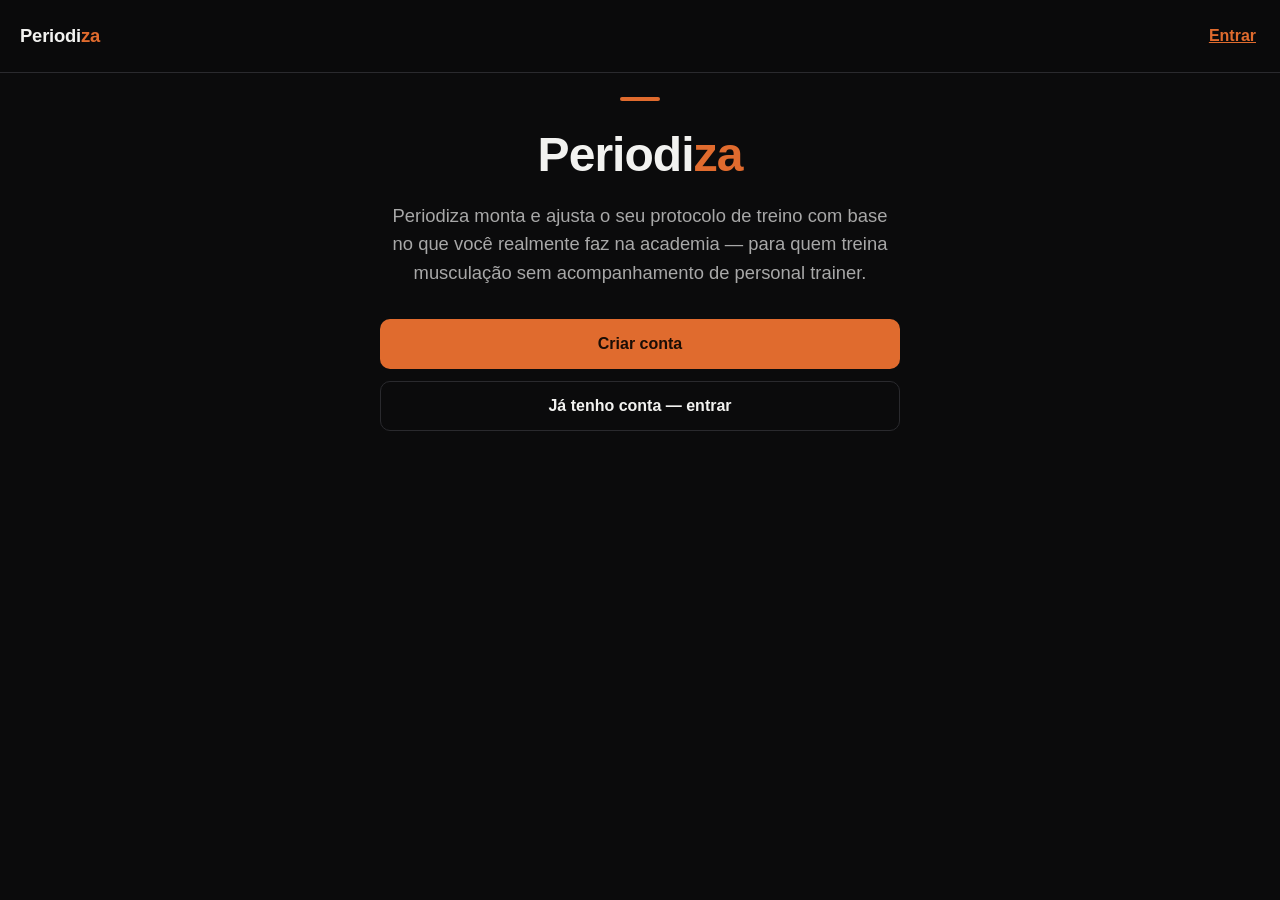
<file: index.html>
<!DOCTYPE html>
<html lang="pt-BR">
<head>
<meta charset="UTF-8">
<meta name="viewport" content="width=device-width, initial-scale=1.0">
<title>Periodiza — protocolo de treino que se ajusta a você</title>
<meta name="description" content="Periodiza monta e ajusta o seu protocolo de treino com base no que você realmente faz na academia — para quem treina musculação sem acompanhamento de personal trainer.">
<link rel="stylesheet" href="estilo.css">
<style>
  .hero {
    text-align: center;
    padding-top: 40px;
  }

  .marca-traco {
    width: 40px;
    height: 4px;
    background: var(--acento);
    border-radius: 2px;
    margin: 0 auto 28px;
  }

  .hero h1 {
    font-size: clamp(2rem, 9vw, 3rem);
    line-height: 1.1;
    margin: 0 0 20px;
    letter-spacing: -0.02em;
  }

  .hero h1 span {
    color: var(--acento);
  }

  .hero p.promessa {
    font-size: clamp(1rem, 4.2vw, 1.15rem);
    line-height: 1.55;
    color: var(--texto-mudo);
    margin: 0 0 32px;
    overflow-wrap: break-word;
  }

  .hero .acoes {
    display: flex;
    flex-direction: column;
    gap: 12px;
  }
</style>
</head>
<body>

  <header class="topbar">
    <a href="index.html" class="marca">Periodi<span>za</span></a>
    <nav class="acoes-publicas">
      <a href="entrar.html" class="btn-texto">Entrar</a>
    </nav>
  </header>

  <main class="tela hero">
    <div class="marca-traco" aria-hidden="true"></div>
    <h1>Periodi<span>za</span></h1>
    <p class="promessa">
      Periodiza monta e ajusta o seu protocolo de treino com base no que você
      realmente faz na academia — para quem treina musculação sem
      acompanhamento de personal trainer.
    </p>
    <div class="acoes">
      <a href="entrar.html?modo=cadastro" class="btn btn-primario">Criar conta</a>
      <a href="entrar.html" class="btn btn-secundario">Já tenho conta — entrar</a>
    </div>
  </main>

</body>
</html>
</file>
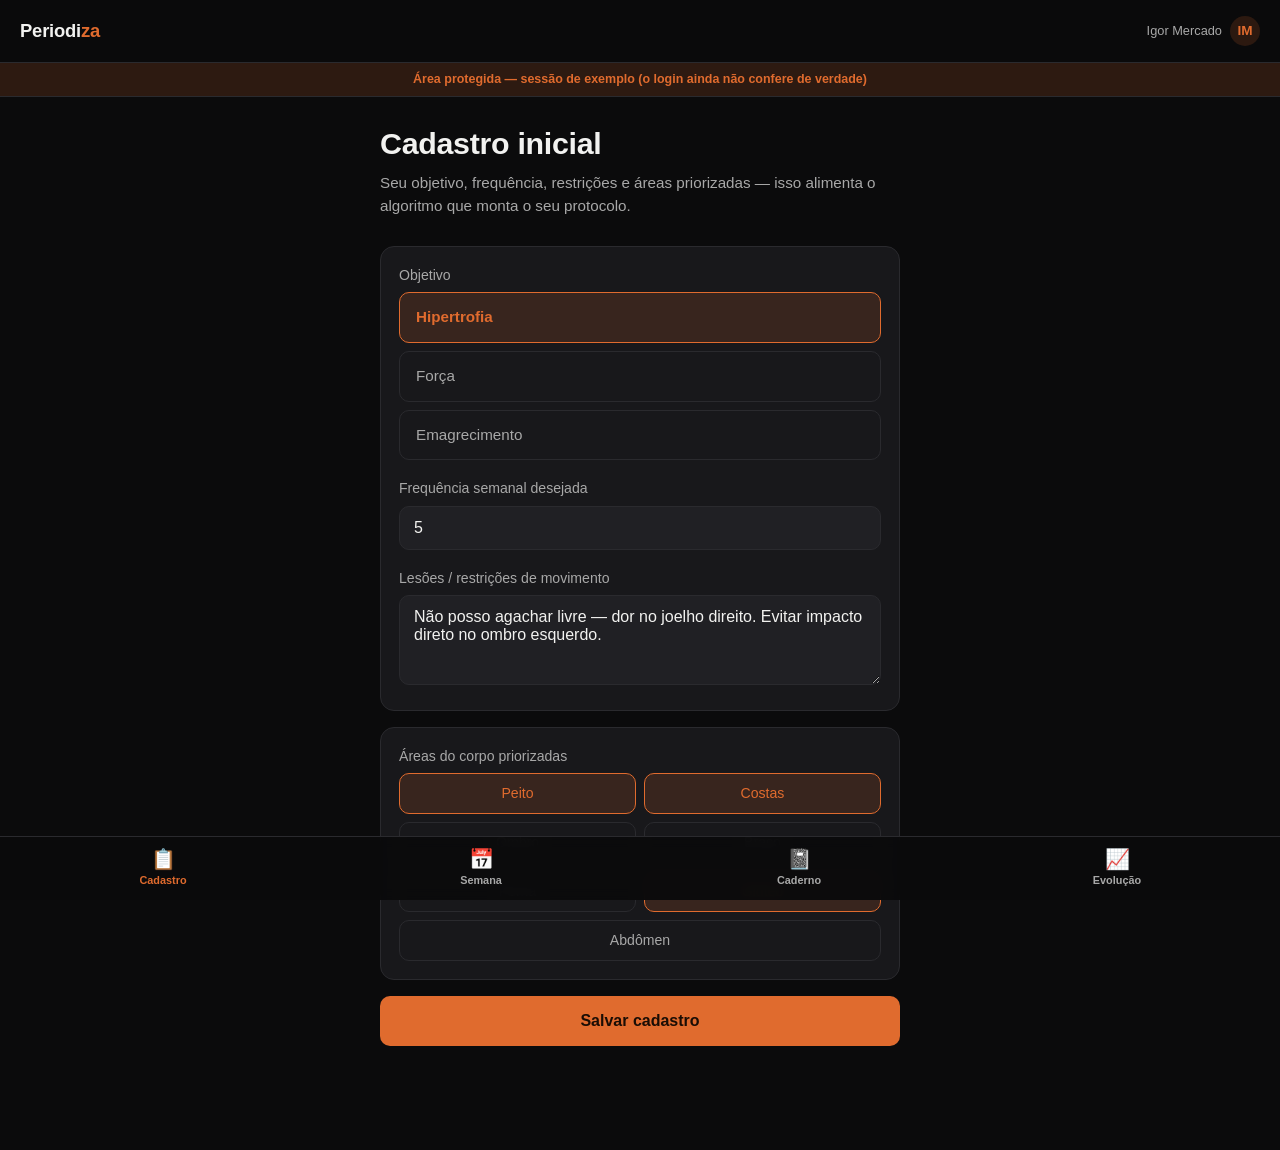
<file: cadastro-inicial.html>
<!DOCTYPE html>
<html lang="pt-BR">
<head>
<meta charset="UTF-8">
<meta name="viewport" content="width=device-width, initial-scale=1.0">
<title>Cadastro inicial — Periodiza</title>
<link rel="stylesheet" href="estilo.css">
</head>
<body>

  <header class="topbar">
    <a href="cadastro-inicial.html" class="marca">Periodi<span>za</span></a>
    <div class="badge-sessao">
      Igor Mercado
      <span class="avatar">IM</span>
    </div>
  </header>
  <div class="faixa-prototipo">Área protegida — sessão de exemplo (o login ainda não confere de verdade)</div>

  <main class="tela">
    <h1 class="titulo-tela">Cadastro inicial</h1>
    <p class="subtitulo-tela">Seu objetivo, frequência, restrições e áreas priorizadas — isso alimenta o algoritmo que monta o seu protocolo.</p>

    <form onsubmit="return mostrarAvisoSalvar(event)">

      <div class="cartao">
        <label>Objetivo</label>
        <div class="lista-opcoes">
          <label class="opcao-lista">
            <input type="radio" name="objetivo" value="hipertrofia" checked>
            <span>Hipertrofia</span>
          </label>
          <label class="opcao-lista">
            <input type="radio" name="objetivo" value="forca">
            <span>Força</span>
          </label>
          <label class="opcao-lista">
            <input type="radio" name="objetivo" value="emagrecimento">
            <span>Emagrecimento</span>
          </label>
        </div>

        <label for="frequencia">Frequência semanal desejada</label>
        <input type="number" id="frequencia" min="1" max="7" value="5">

        <label for="lesoes">Lesões / restrições de movimento</label>
        <textarea id="lesoes">Não posso agachar livre — dor no joelho direito. Evitar impacto direto no ombro esquerdo.</textarea>
      </div>

      <div class="cartao">
        <label>Áreas do corpo priorizadas</label>
        <div class="grupo-checkbox">
          <label class="chip-checkbox">
            <input type="checkbox" name="area" value="peito" checked>
            <span>Peito</span>
          </label>
          <label class="chip-checkbox">
            <input type="checkbox" name="area" value="costas" checked>
            <span>Costas</span>
          </label>
          <label class="chip-checkbox">
            <input type="checkbox" name="area" value="ombro">
            <span>Ombro</span>
          </label>
          <label class="chip-checkbox">
            <input type="checkbox" name="area" value="braco">
            <span>Braço</span>
          </label>
          <label class="chip-checkbox">
            <input type="checkbox" name="area" value="perna">
            <span>Perna</span>
          </label>
          <label class="chip-checkbox">
            <input type="checkbox" name="area" value="gluteo" checked>
            <span>Glúteo</span>
          </label>
          <label class="chip-checkbox chip-largura-total">
            <input type="checkbox" name="area" value="abdomen">
            <span>Abdômen</span>
          </label>
        </div>
      </div>

      <button type="submit" class="btn btn-primario">Salvar cadastro</button>

      <div class="aviso-futuro" id="aviso-salvar">
        <strong>Ainda é só aparência:</strong> este formulário não grava nada
        de verdade ainda — isso passa a acontecer quando o banco de dados
        (Supabase) estiver conectado às telas.
      </div>
    </form>
  </main>

  <nav class="bottomnav">
    <a href="cadastro-inicial.html" class="ativo"><span class="icone">📋</span>Cadastro</a>
    <a href="painel-semana.html"><span class="icone">📅</span>Semana</a>
    <a href="caderno-treinos.html"><span class="icone">📓</span>Caderno</a>
    <a href="evolucao.html"><span class="icone">📈</span>Evolução</a>
  </nav>

  <script>
    function mostrarAvisoSalvar(evento) {
      evento.preventDefault();
      document.getElementById('aviso-salvar').classList.add('mostrar');
      return false;
    }
  </script>

</body>
</html>
</file>
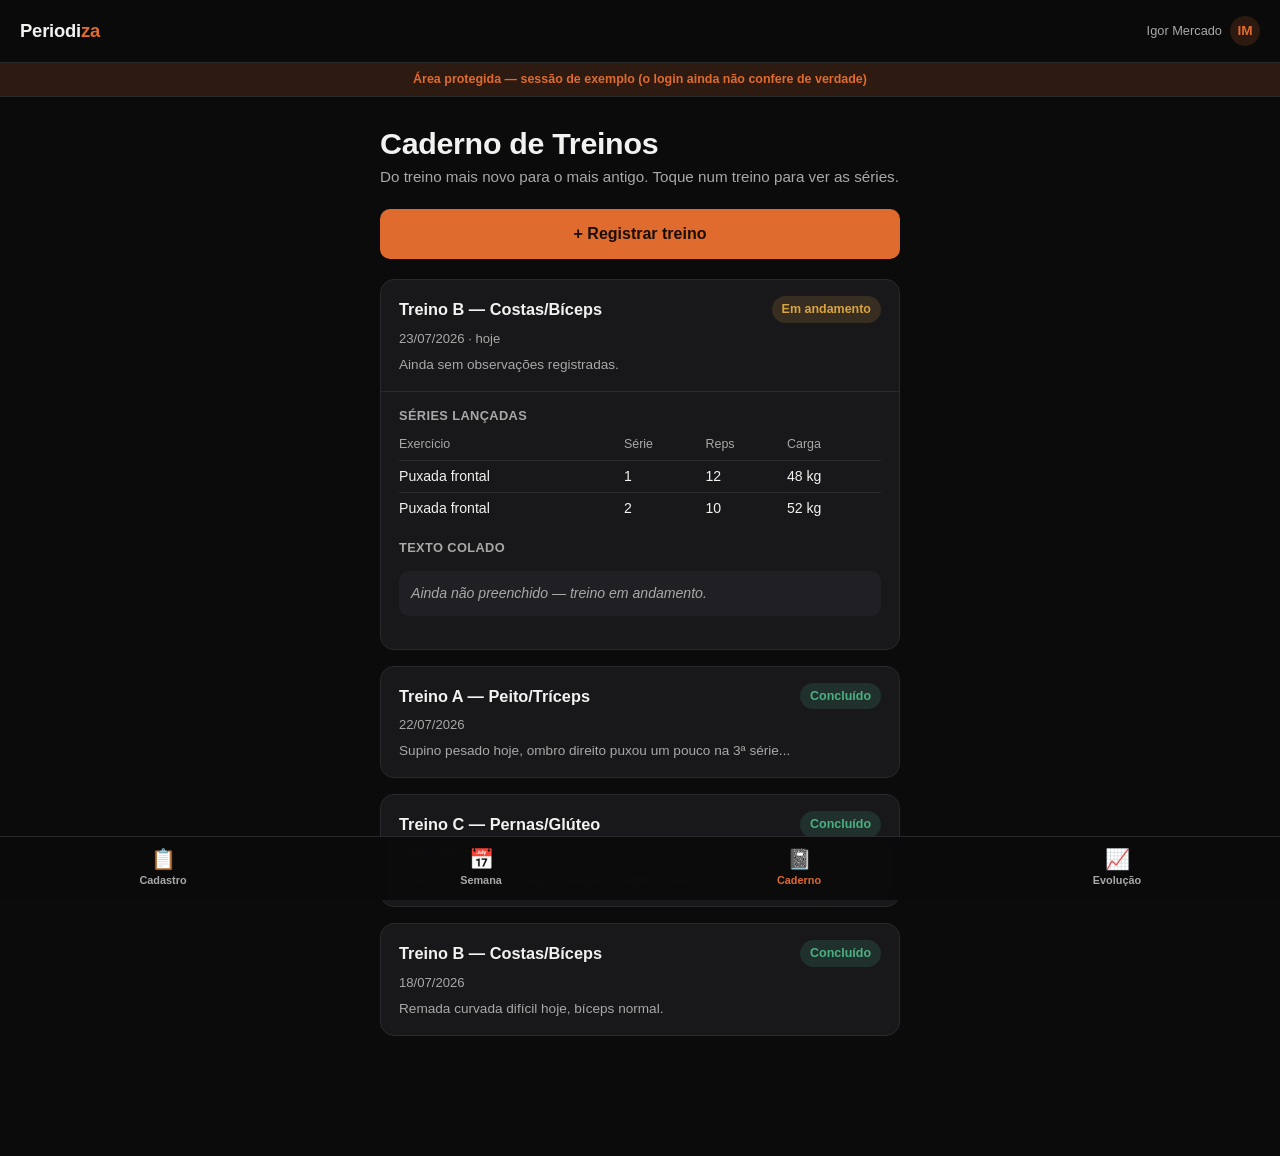
<file: caderno-treinos.html>
<!DOCTYPE html>
<html lang="pt-BR">
<head>
<meta charset="UTF-8">
<meta name="viewport" content="width=device-width, initial-scale=1.0">
<title>Caderno de Treinos — Periodiza</title>
<link rel="stylesheet" href="estilo.css">
<style>
  .cabecalho-lista {
    display: flex;
    align-items: center;
    justify-content: space-between;
    gap: 12px;
    margin-bottom: 20px;
  }

  .cabecalho-lista .titulo-tela {
    margin: 0;
  }

  .cabecalho-lista a.btn {
    width: auto;
    min-height: 42px;
    padding: 0 16px;
    font-size: 0.9rem;
  }

  details.cartao {
    padding: 0;
    overflow: hidden;
  }

  details.cartao summary {
    list-style: none;
    cursor: pointer;
    padding: 16px 18px;
    display: flex;
    flex-direction: column;
    gap: 6px;
  }

  details.cartao summary::-webkit-details-marker {
    display: none;
  }

  .linha-topo-treino {
    display: flex;
    align-items: center;
    justify-content: space-between;
    gap: 10px;
  }

  .nome-treino {
    font-weight: 700;
    font-size: 1.02rem;
  }

  .meta-treino {
    display: flex;
    align-items: center;
    gap: 8px;
    font-size: 0.82rem;
    color: var(--texto-mudo);
  }

  .resumo-texto {
    font-size: 0.85rem;
    color: var(--texto-mudo);
    overflow: hidden;
    text-overflow: ellipsis;
    white-space: nowrap;
  }

  .corpo-serie {
    border-top: 1px solid var(--borda);
    padding: 14px 18px 18px;
  }

  .corpo-serie h3 {
    font-size: 0.8rem;
    text-transform: uppercase;
    letter-spacing: 0.03em;
    color: var(--texto-mudo);
    margin: 0 0 10px;
  }

  table.series {
    width: 100%;
    border-collapse: collapse;
    font-size: 0.88rem;
    margin-bottom: 14px;
  }

  table.series th {
    text-align: left;
    color: var(--texto-mudo);
    font-weight: 500;
    font-size: 0.78rem;
    padding: 0 6px 6px 0;
  }

  table.series td {
    padding: 5px 6px 5px 0;
    border-top: 1px solid var(--borda);
  }

  .texto-bruto-completo {
    font-size: 0.88rem;
    color: var(--texto);
    background: var(--bg-elevado-2);
    border-radius: var(--raio-pequeno);
    padding: 12px;
  }

  .texto-bruto-completo.vazio {
    color: var(--texto-mudo);
    font-style: italic;
  }
</style>
</head>
<body>

  <header class="topbar">
    <a href="cadastro-inicial.html" class="marca">Periodi<span>za</span></a>
    <div class="badge-sessao">
      Igor Mercado
      <span class="avatar">IM</span>
    </div>
  </header>
  <div class="faixa-prototipo">Área protegida — sessão de exemplo (o login ainda não confere de verdade)</div>

  <main class="tela">
    <div class="cabecalho-lista">
      <div>
        <h1 class="titulo-tela">Caderno de Treinos</h1>
        <p class="subtitulo-tela" style="margin-bottom:0">Do treino mais novo para o mais antigo. Toque num treino para ver as séries.</p>
      </div>
    </div>

    <a href="novo-treino-registrado.html" class="btn btn-primario espaco-topo" style="margin-bottom:20px; display:flex;">+ Registrar treino</a>

    <details class="cartao" open>
      <summary>
        <div class="linha-topo-treino">
          <span class="nome-treino">Treino B — Costas/Bíceps</span>
          <span class="status status-em_andamento">Em andamento</span>
        </div>
        <div class="meta-treino">
          <span>23/07/2026 · hoje</span>
        </div>
        <div class="resumo-texto">Ainda sem observações registradas.</div>
      </summary>
      <div class="corpo-serie">
        <h3>Séries lançadas</h3>
        <table class="series">
          <tr><th>Exercício</th><th>Série</th><th>Reps</th><th>Carga</th></tr>
          <tr><td>Puxada frontal</td><td>1</td><td>12</td><td>48 kg</td></tr>
          <tr><td>Puxada frontal</td><td>2</td><td>10</td><td>52 kg</td></tr>
        </table>
        <h3>Texto colado</h3>
        <p class="texto-bruto-completo vazio">Ainda não preenchido — treino em andamento.</p>
      </div>
    </details>

    <details class="cartao">
      <summary>
        <div class="linha-topo-treino">
          <span class="nome-treino">Treino A — Peito/Tríceps</span>
          <span class="status status-concluido">Concluído</span>
        </div>
        <div class="meta-treino">
          <span>22/07/2026</span>
        </div>
        <div class="resumo-texto">Supino pesado hoje, ombro direito puxou um pouco na 3ª série...</div>
      </summary>
      <div class="corpo-serie">
        <h3>Séries lançadas</h3>
        <table class="series">
          <tr><th>Exercício</th><th>Série</th><th>Reps</th><th>Carga</th></tr>
          <tr><td>Supino reto</td><td>1</td><td>10</td><td>60 kg</td></tr>
          <tr><td>Supino reto</td><td>2</td><td>8</td><td>65 kg</td></tr>
          <tr><td>Supino reto</td><td>3</td><td>6</td><td>65 kg</td></tr>
          <tr><td>Supino inclinado (halteres)</td><td>1</td><td>10</td><td>24 kg</td></tr>
          <tr><td>Tríceps testa</td><td>1</td><td>12</td><td>25 kg</td></tr>
        </table>
        <h3>Texto colado</h3>
        <p class="texto-bruto-completo">Supino pesado hoje, senti o ombro direito puxar um pouco no fim da terceira série. Tríceps testa fácil, dava pra aumentar a carga.</p>
      </div>
    </details>

    <details class="cartao">
      <summary>
        <div class="linha-topo-treino">
          <span class="nome-treino">Treino C — Pernas/Glúteo</span>
          <span class="status status-concluido">Concluído</span>
        </div>
        <div class="meta-treino">
          <span>20/07/2026</span>
        </div>
        <div class="resumo-texto">Leg press subiu de carga tranquilo, cadeira extensora deu uma dor...</div>
      </summary>
      <div class="corpo-serie">
        <h3>Séries lançadas</h3>
        <table class="series">
          <tr><th>Exercício</th><th>Série</th><th>Reps</th><th>Carga</th></tr>
          <tr><td>Leg press</td><td>1</td><td>12</td><td>140 kg</td></tr>
          <tr><td>Leg press</td><td>2</td><td>12</td><td>150 kg</td></tr>
          <tr><td>Cadeira extensora</td><td>1</td><td>15</td><td>40 kg</td></tr>
          <tr><td>Elevação pélvica</td><td>1</td><td>12</td><td>80 kg</td></tr>
        </table>
        <h3>Texto colado</h3>
        <p class="texto-bruto-completo">Leg press subiu de carga tranquilo, tava fácil. Cadeira extensora deu uma dor chata no joelho direito na última série, fiquei de olho.</p>
      </div>
    </details>

    <details class="cartao">
      <summary>
        <div class="linha-topo-treino">
          <span class="nome-treino">Treino B — Costas/Bíceps</span>
          <span class="status status-concluido">Concluído</span>
        </div>
        <div class="meta-treino">
          <span>18/07/2026</span>
        </div>
        <div class="resumo-texto">Remada curvada difícil hoje, bíceps normal.</div>
      </summary>
      <div class="corpo-serie">
        <h3>Séries lançadas</h3>
        <table class="series">
          <tr><th>Exercício</th><th>Série</th><th>Reps</th><th>Carga</th></tr>
          <tr><td>Remada curvada</td><td>1</td><td>10</td><td>50 kg</td></tr>
          <tr><td>Remada curvada</td><td>2</td><td>8</td><td>50 kg</td></tr>
          <tr><td>Rosca direta</td><td>1</td><td>12</td><td>20 kg</td></tr>
        </table>
        <h3>Texto colado</h3>
        <p class="texto-bruto-completo">Remada curvada estava difícil hoje, cansei mais que o normal. Rosca direta normal, sem dor.</p>
      </div>
    </details>
  </main>

  <nav class="bottomnav">
    <a href="cadastro-inicial.html"><span class="icone">📋</span>Cadastro</a>
    <a href="painel-semana.html"><span class="icone">📅</span>Semana</a>
    <a href="caderno-treinos.html" class="ativo"><span class="icone">📓</span>Caderno</a>
    <a href="evolucao.html"><span class="icone">📈</span>Evolução</a>
  </nav>

</body>
</html>
</file>
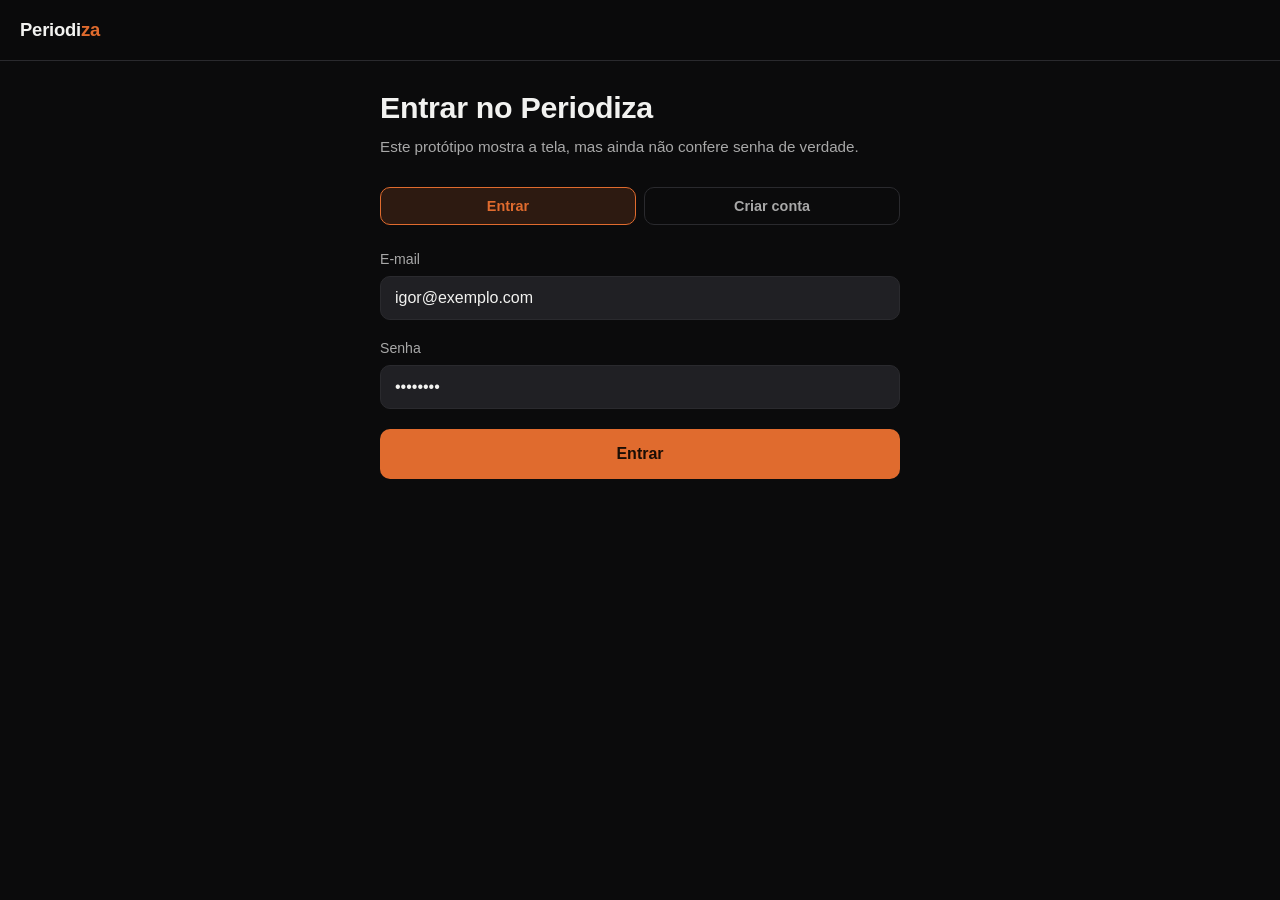
<file: entrar.html>
<!DOCTYPE html>
<html lang="pt-BR">
<head>
<meta charset="UTF-8">
<meta name="viewport" content="width=device-width, initial-scale=1.0">
<title>Entrar — Periodiza</title>
<link rel="stylesheet" href="estilo.css">
<style>
  .abas {
    display: flex;
    gap: 8px;
    margin-bottom: 24px;
  }

  .aba {
    flex: 1;
    text-align: center;
    padding: 10px;
    border-radius: var(--raio-pequeno);
    border: 1px solid var(--borda);
    color: var(--texto-mudo);
    font-weight: 600;
    font-size: 0.9rem;
    cursor: pointer;
    background: transparent;
  }

  .aba.ativa {
    background: var(--acento-fraco);
    border-color: var(--acento);
    color: var(--acento);
  }

  #form-entrar, #form-cadastro {
    display: none;
  }

  #form-entrar.mostrar, #form-cadastro.mostrar {
    display: block;
  }
</style>
</head>
<body>

  <header class="topbar">
    <a href="index.html" class="marca">Periodi<span>za</span></a>
  </header>

  <main class="tela">
    <h1 class="titulo-tela">Entrar no Periodiza</h1>
    <p class="subtitulo-tela">Este protótipo mostra a tela, mas ainda não confere senha de verdade.</p>

    <div class="abas">
      <button type="button" class="aba ativa" id="aba-entrar" onclick="mostrarAba('entrar')">Entrar</button>
      <button type="button" class="aba" id="aba-cadastro" onclick="mostrarAba('cadastro')">Criar conta</button>
    </div>

    <form id="form-entrar" class="mostrar" onsubmit="return tentarAcessar(event)">
      <label for="email-entrar">E-mail</label>
      <input type="email" id="email-entrar" value="igor@exemplo.com">

      <label for="senha-entrar">Senha</label>
      <input type="password" id="senha-entrar" value="••••••••">

      <button type="submit" class="btn btn-primario espaco-topo">Entrar</button>
    </form>

    <form id="form-cadastro" onsubmit="return tentarAcessar(event)">
      <label for="nome-cadastro">Nome</label>
      <input type="text" id="nome-cadastro" value="Igor Mercado">

      <label for="email-cadastro">E-mail</label>
      <input type="email" id="email-cadastro" value="igor@exemplo.com">

      <label for="senha-cadastro">Senha</label>
      <input type="password" id="senha-cadastro" value="••••••••">

      <button type="submit" class="btn btn-primario espaco-topo">Criar conta</button>
    </form>

    <div class="aviso-futuro" id="aviso-login">
      <strong>Ainda é só aparência:</strong> este formulário não confere e-mail
      nem senha de verdade — isso passa a acontecer quando o banco de dados
      (Supabase) estiver conectado. Por enquanto, toque abaixo para continuar
      olhando as telas do protótipo.
      <div class="espaco-topo">
        <a href="cadastro-inicial.html" class="btn btn-secundario">Continuar para o protótipo →</a>
      </div>
    </div>
  </main>

  <script>
    function mostrarAba(qual) {
      const ehEntrar = qual === 'entrar';
      document.getElementById('form-entrar').classList.toggle('mostrar', ehEntrar);
      document.getElementById('form-cadastro').classList.toggle('mostrar', !ehEntrar);
      document.getElementById('aba-entrar').classList.toggle('ativa', ehEntrar);
      document.getElementById('aba-cadastro').classList.toggle('ativa', !ehEntrar);
      document.getElementById('aviso-login').classList.remove('mostrar');
    }

    function tentarAcessar(evento) {
      evento.preventDefault();
      document.getElementById('aviso-login').classList.add('mostrar');
      return false;
    }

    if (new URLSearchParams(window.location.search).get('modo') === 'cadastro') {
      mostrarAba('cadastro');
    }
  </script>

</body>
</html>
</file>
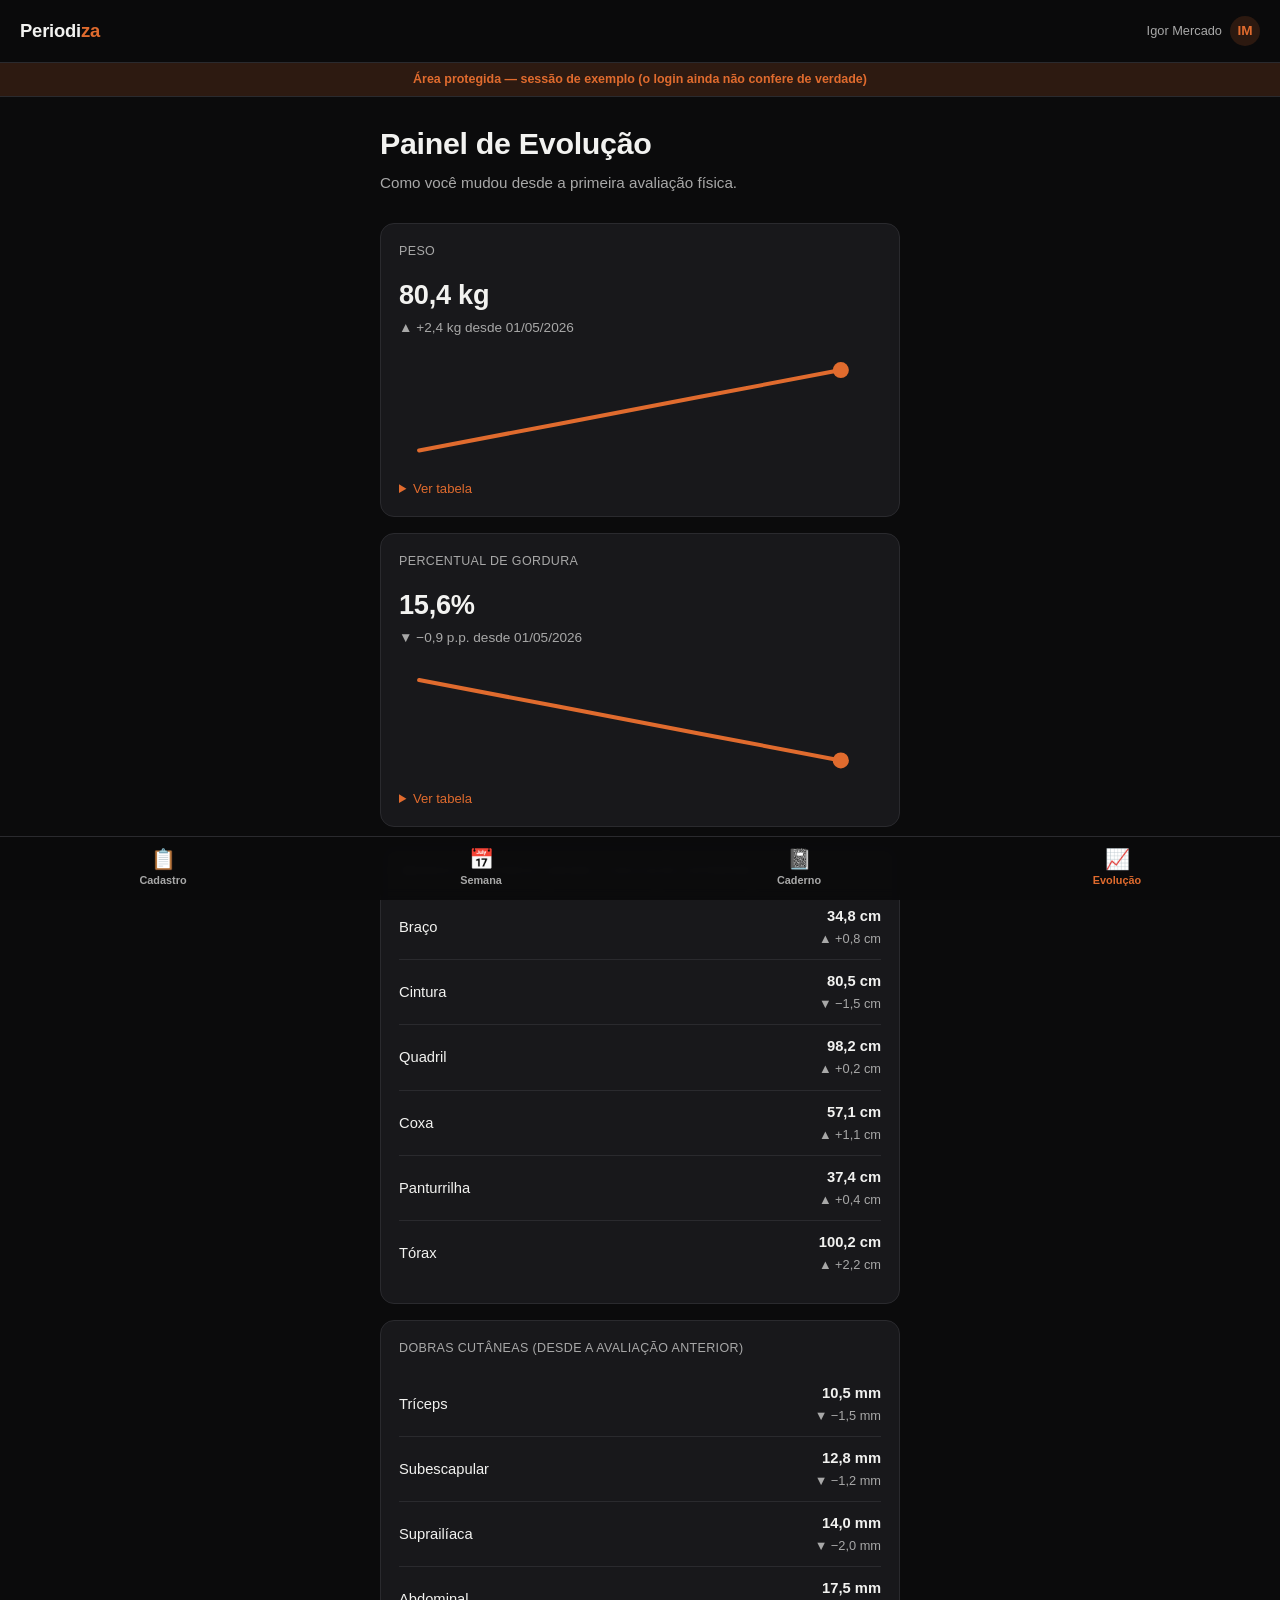
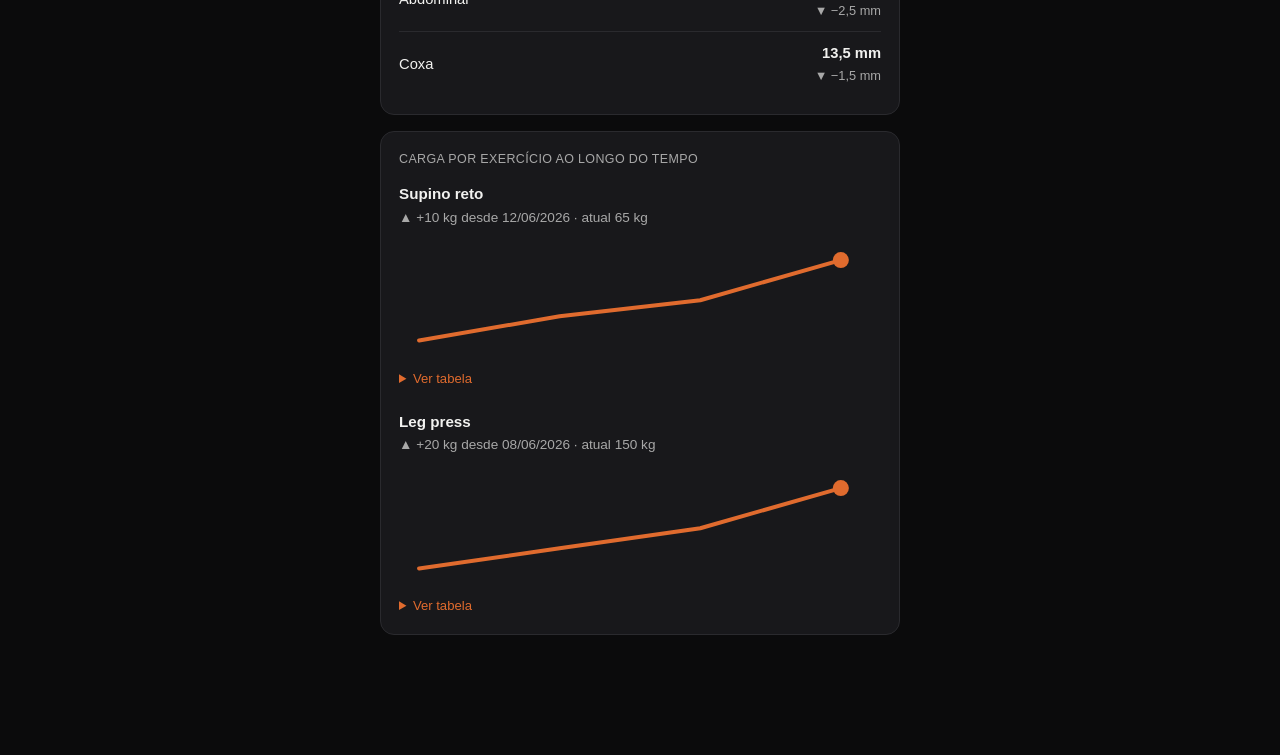
<file: evolucao.html>
<!DOCTYPE html>
<html lang="pt-BR">
<head>
<meta charset="UTF-8">
<meta name="viewport" content="width=device-width, initial-scale=1.0">
<title>Painel de Evolução — Periodiza</title>
<link rel="stylesheet" href="estilo.css">
<style>
  .valor-grande {
    font-size: 1.7rem;
    font-weight: 700;
    letter-spacing: -0.01em;
  }

  .delta {
    font-size: 0.85rem;
    color: var(--texto-mudo);
    margin: 2px 0 12px;
  }

  svg.sparkline {
    display: block;
    width: 100%;
    height: auto;
    margin-bottom: 8px;
  }

  .rotulo-secao {
    font-size: 0.78rem;
    text-transform: uppercase;
    letter-spacing: 0.03em;
    color: var(--texto-mudo);
    margin: 0 0 14px;
  }

  .linha-medida {
    display: flex;
    align-items: center;
    justify-content: space-between;
    padding: 10px 0;
    border-top: 1px solid var(--borda);
    font-size: 0.92rem;
  }

  .linha-medida:first-of-type {
    border-top: none;
  }

  .linha-medida .local {
    color: var(--texto);
  }

  .linha-medida .valores {
    text-align: right;
  }

  .linha-medida .valor-atual {
    font-weight: 600;
  }

  .linha-medida .variacao {
    color: var(--texto-mudo);
    font-size: 0.8rem;
  }

  .bloco-exercicio {
    margin-bottom: 22px;
  }

  .bloco-exercicio:last-child {
    margin-bottom: 0;
  }

  .bloco-exercicio h3 {
    font-size: 0.95rem;
    margin: 0 0 2px;
  }

  details.tabela-detalhe summary {
    color: var(--acento);
    font-size: 0.82rem;
    cursor: pointer;
    margin-top: 4px;
  }

  table.tabela-valores {
    width: 100%;
    border-collapse: collapse;
    font-size: 0.85rem;
    margin-top: 10px;
  }

  table.tabela-valores th {
    text-align: left;
    color: var(--texto-mudo);
    font-weight: 500;
    font-size: 0.75rem;
    padding: 0 6px 6px 0;
  }

  table.tabela-valores td {
    padding: 5px 6px 5px 0;
    border-top: 1px solid var(--borda);
  }
</style>
</head>
<body>

  <header class="topbar">
    <a href="cadastro-inicial.html" class="marca">Periodi<span>za</span></a>
    <div class="badge-sessao">
      Igor Mercado
      <span class="avatar">IM</span>
    </div>
  </header>
  <div class="faixa-prototipo">Área protegida — sessão de exemplo (o login ainda não confere de verdade)</div>

  <main class="tela">
    <h1 class="titulo-tela">Painel de Evolução</h1>
    <p class="subtitulo-tela">Como você mudou desde a primeira avaliação física.</p>

    <div class="cartao">
      <p class="rotulo-secao">Peso</p>
      <div class="valor-grande">80,4 kg</div>
      <p class="delta">▲ +2,4 kg desde 01/05/2026</p>
      <svg class="sparkline" viewBox="0 0 240 60" preserveAspectRatio="none">
        <polyline points="10,50 80,36.7 150,23.3 220,10" fill="none" stroke="#e06b2e" stroke-width="2" stroke-linecap="round" stroke-linejoin="round"/>
        <circle cx="220" cy="10" r="4" fill="#e06b2e"/>
      </svg>
      <details class="tabela-detalhe">
        <summary>Ver tabela</summary>
        <table class="tabela-valores">
          <tr><th>Data</th><th>Peso</th></tr>
          <tr><td>01/05/2026</td><td>78,0 kg</td></tr>
          <tr><td>29/05/2026</td><td>78,8 kg</td></tr>
          <tr><td>26/06/2026</td><td>79,6 kg</td></tr>
          <tr><td>20/07/2026</td><td>80,4 kg</td></tr>
        </table>
      </details>
    </div>

    <div class="cartao">
      <p class="rotulo-secao">Percentual de gordura</p>
      <div class="valor-grande">15,6%</div>
      <p class="delta">▼ −0,9 p.p. desde 01/05/2026</p>
      <svg class="sparkline" viewBox="0 0 240 60" preserveAspectRatio="none">
        <polyline points="10,10 80,23.3 150,36.7 220,50" fill="none" stroke="#e06b2e" stroke-width="2" stroke-linecap="round" stroke-linejoin="round"/>
        <circle cx="220" cy="50" r="4" fill="#e06b2e"/>
      </svg>
      <details class="tabela-detalhe">
        <summary>Ver tabela</summary>
        <table class="tabela-valores">
          <tr><th>Data</th><th>Gordura</th></tr>
          <tr><td>01/05/2026</td><td>16,5%</td></tr>
          <tr><td>29/05/2026</td><td>16,2%</td></tr>
          <tr><td>26/06/2026</td><td>15,9%</td></tr>
          <tr><td>20/07/2026</td><td>15,6%</td></tr>
        </table>
      </details>
    </div>

    <div class="cartao">
      <p class="rotulo-secao">Medidas corporais (desde a avaliação anterior)</p>
      <div class="linha-medida">
        <span class="local">Braço</span>
        <span class="valores"><span class="valor-atual">34,8 cm</span><br><span class="variacao">▲ +0,8 cm</span></span>
      </div>
      <div class="linha-medida">
        <span class="local">Cintura</span>
        <span class="valores"><span class="valor-atual">80,5 cm</span><br><span class="variacao">▼ −1,5 cm</span></span>
      </div>
      <div class="linha-medida">
        <span class="local">Quadril</span>
        <span class="valores"><span class="valor-atual">98,2 cm</span><br><span class="variacao">▲ +0,2 cm</span></span>
      </div>
      <div class="linha-medida">
        <span class="local">Coxa</span>
        <span class="valores"><span class="valor-atual">57,1 cm</span><br><span class="variacao">▲ +1,1 cm</span></span>
      </div>
      <div class="linha-medida">
        <span class="local">Panturrilha</span>
        <span class="valores"><span class="valor-atual">37,4 cm</span><br><span class="variacao">▲ +0,4 cm</span></span>
      </div>
      <div class="linha-medida">
        <span class="local">Tórax</span>
        <span class="valores"><span class="valor-atual">100,2 cm</span><br><span class="variacao">▲ +2,2 cm</span></span>
      </div>
    </div>

    <div class="cartao">
      <p class="rotulo-secao">Dobras cutâneas (desde a avaliação anterior)</p>
      <div class="linha-medida">
        <span class="local">Tríceps</span>
        <span class="valores"><span class="valor-atual">10,5 mm</span><br><span class="variacao">▼ −1,5 mm</span></span>
      </div>
      <div class="linha-medida">
        <span class="local">Subescapular</span>
        <span class="valores"><span class="valor-atual">12,8 mm</span><br><span class="variacao">▼ −1,2 mm</span></span>
      </div>
      <div class="linha-medida">
        <span class="local">Suprailíaca</span>
        <span class="valores"><span class="valor-atual">14,0 mm</span><br><span class="variacao">▼ −2,0 mm</span></span>
      </div>
      <div class="linha-medida">
        <span class="local">Abdominal</span>
        <span class="valores"><span class="valor-atual">17,5 mm</span><br><span class="variacao">▼ −2,5 mm</span></span>
      </div>
      <div class="linha-medida">
        <span class="local">Coxa</span>
        <span class="valores"><span class="valor-atual">13,5 mm</span><br><span class="variacao">▼ −1,5 mm</span></span>
      </div>
    </div>

    <div class="cartao">
      <p class="rotulo-secao">Carga por exercício ao longo do tempo</p>

      <div class="bloco-exercicio">
        <h3>Supino reto</h3>
        <div class="delta" style="margin-top:0">▲ +10 kg desde 12/06/2026 · atual 65 kg</div>
        <svg class="sparkline" viewBox="0 0 240 60" preserveAspectRatio="none">
          <polyline points="10,50 80,38 150,30 220,10" fill="none" stroke="#e06b2e" stroke-width="2" stroke-linecap="round" stroke-linejoin="round"/>
          <circle cx="220" cy="10" r="4" fill="#e06b2e"/>
        </svg>
        <details class="tabela-detalhe">
          <summary>Ver tabela</summary>
          <table class="tabela-valores">
            <tr><th>Data</th><th>Carga máxima</th></tr>
            <tr><td>12/06/2026</td><td>55 kg</td></tr>
            <tr><td>26/06/2026</td><td>58 kg</td></tr>
            <tr><td>10/07/2026</td><td>60 kg</td></tr>
            <tr><td>22/07/2026</td><td>65 kg</td></tr>
          </table>
        </details>
      </div>

      <div class="bloco-exercicio">
        <h3>Leg press</h3>
        <div class="delta" style="margin-top:0">▲ +20 kg desde 08/06/2026 · atual 150 kg</div>
        <svg class="sparkline" viewBox="0 0 240 60" preserveAspectRatio="none">
          <polyline points="10,50 80,40 150,30 220,10" fill="none" stroke="#e06b2e" stroke-width="2" stroke-linecap="round" stroke-linejoin="round"/>
          <circle cx="220" cy="10" r="4" fill="#e06b2e"/>
        </svg>
        <details class="tabela-detalhe">
          <summary>Ver tabela</summary>
          <table class="tabela-valores">
            <tr><th>Data</th><th>Carga máxima</th></tr>
            <tr><td>08/06/2026</td><td>130 kg</td></tr>
            <tr><td>22/06/2026</td><td>135 kg</td></tr>
            <tr><td>06/07/2026</td><td>140 kg</td></tr>
            <tr><td>20/07/2026</td><td>150 kg</td></tr>
          </table>
        </details>
      </div>
    </div>
  </main>

  <nav class="bottomnav">
    <a href="cadastro-inicial.html"><span class="icone">📋</span>Cadastro</a>
    <a href="painel-semana.html"><span class="icone">📅</span>Semana</a>
    <a href="caderno-treinos.html"><span class="icone">📓</span>Caderno</a>
    <a href="evolucao.html" class="ativo"><span class="icone">📈</span>Evolução</a>
  </nav>

</body>
</html>
</file>
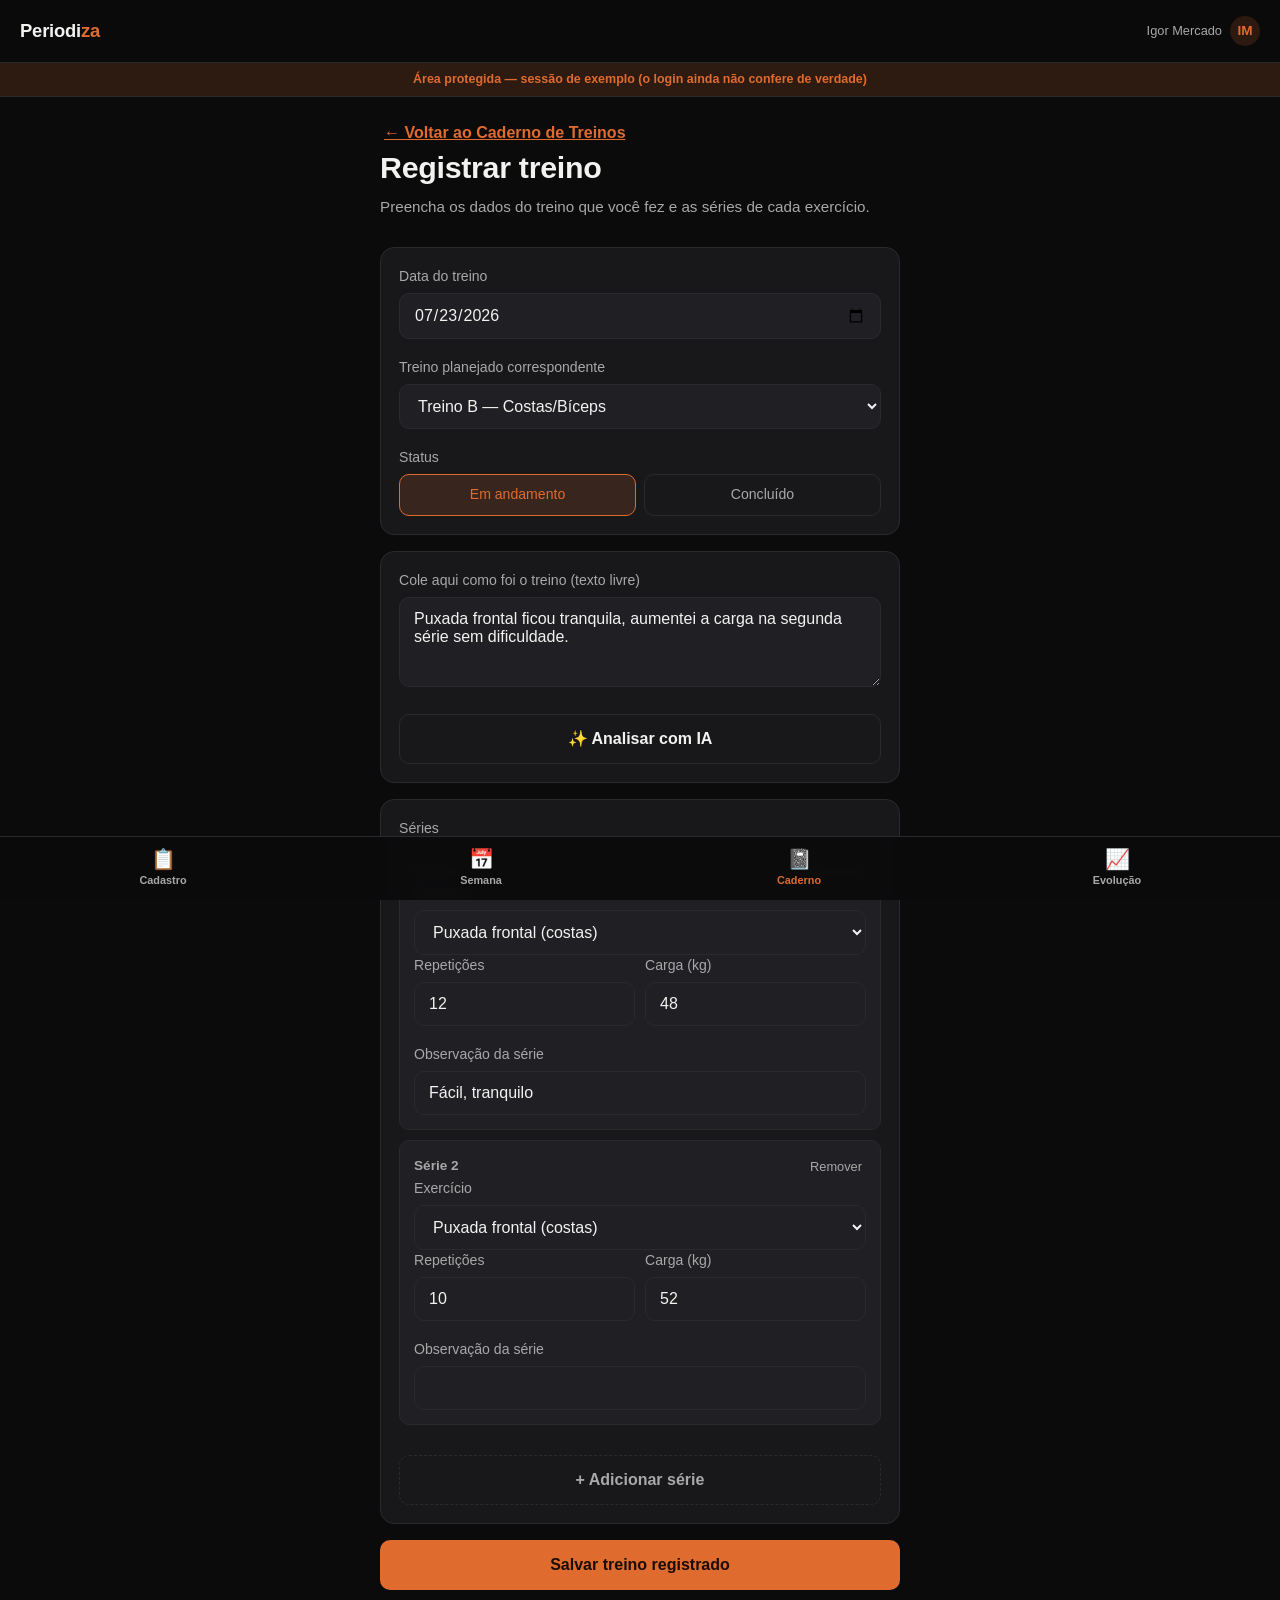
<file: novo-treino-registrado.html>
<!DOCTYPE html>
<html lang="pt-BR">
<head>
<meta charset="UTF-8">
<meta name="viewport" content="width=device-width, initial-scale=1.0">
<title>Registrar treino — Periodiza</title>
<link rel="stylesheet" href="estilo.css">
<style>
  .serie-item {
    background: var(--bg-elevado-2);
    border: 1px solid var(--borda);
    border-radius: var(--raio-pequeno);
    padding: 14px;
    margin-bottom: 10px;
  }

  .serie-item .linha-serie {
    display: flex;
    align-items: center;
    justify-content: space-between;
  }

  .serie-item .linha-serie strong {
    font-size: 0.85rem;
    color: var(--texto-mudo);
  }

  .serie-item .remover {
    background: none;
    border: none;
    color: var(--texto-mudo);
    font-size: 0.8rem;
    cursor: pointer;
    padding: 4px;
  }

  .grade-2 {
    display: grid;
    grid-template-columns: 1fr 1fr;
    gap: 10px;
  }

  .btn-adicionar-serie {
    background: transparent;
    border: 1px dashed var(--borda);
    color: var(--texto-mudo);
  }
</style>
</head>
<body>

  <header class="topbar">
    <a href="cadastro-inicial.html" class="marca">Periodi<span>za</span></a>
    <div class="badge-sessao">
      Igor Mercado
      <span class="avatar">IM</span>
    </div>
  </header>
  <div class="faixa-prototipo">Área protegida — sessão de exemplo (o login ainda não confere de verdade)</div>

  <main class="tela">
    <a href="caderno-treinos.html" class="btn-texto">← Voltar ao Caderno de Treinos</a>
    <h1 class="titulo-tela espaco-topo">Registrar treino</h1>
    <p class="subtitulo-tela">Preencha os dados do treino que você fez e as séries de cada exercício.</p>

    <form onsubmit="return mostrarAvisoSalvar(event)">

      <div class="cartao">
        <label for="data-treino">Data do treino</label>
        <input type="date" id="data-treino" value="2026-07-23">

        <label for="treino-planejado">Treino planejado correspondente</label>
        <select id="treino-planejado">
          <option>Treino A — Peito/Tríceps</option>
          <option selected>Treino B — Costas/Bíceps</option>
          <option>Treino C — Pernas/Glúteo</option>
        </select>

        <label>Status</label>
        <div class="grupo-checkbox">
          <label class="chip-checkbox">
            <input type="radio" name="status" value="em_andamento" checked>
            <span>Em andamento</span>
          </label>
          <label class="chip-checkbox">
            <input type="radio" name="status" value="concluido">
            <span>Concluído</span>
          </label>
        </div>
      </div>

      <div class="cartao">
        <label for="texto-bruto">Cole aqui como foi o treino (texto livre)</label>
        <textarea id="texto-bruto" placeholder="Ex: senti dor no ombro na última série, supino ficou fácil...">Puxada frontal ficou tranquila, aumentei a carga na segunda série sem dificuldade.</textarea>
        <button type="button" class="btn btn-secundario espaco-topo" onclick="mostrarAvisoIA()">✨ Analisar com IA</button>
        <div class="aviso-futuro" id="aviso-ia">
          <strong>Chega no dia 9:</strong> é aqui que a IA vai ler esse texto e
          sugerir os sinais (dor, cansaço, facilidade, dificuldade) pra você
          conferir antes de salvar. Por enquanto, é só um campo de texto.
        </div>
      </div>

      <div class="cartao">
        <label style="margin-top:0">Séries</label>

        <div class="serie-item">
          <div class="linha-serie">
            <strong>Série 1</strong>
            <button type="button" class="remover" onclick="removerSerie(this)">Remover</button>
          </div>
          <label>Exercício</label>
          <select>
            <option selected>Puxada frontal (costas)</option>
            <option>Remada curvada (costas)</option>
            <option>Remada unilateral (costas)</option>
            <option>Rosca direta (bíceps)</option>
            <option>Rosca alternada (bíceps)</option>
          </select>
          <div class="grade-2">
            <div>
              <label>Repetições</label>
              <input type="number" value="12">
            </div>
            <div>
              <label>Carga (kg)</label>
              <input type="number" value="48">
            </div>
          </div>
          <label>Observação da série</label>
          <input type="text" value="Fácil, tranquilo">
        </div>

        <div class="serie-item">
          <div class="linha-serie">
            <strong>Série 2</strong>
            <button type="button" class="remover" onclick="removerSerie(this)">Remover</button>
          </div>
          <label>Exercício</label>
          <select>
            <option selected>Puxada frontal (costas)</option>
            <option>Remada curvada (costas)</option>
            <option>Remada unilateral (costas)</option>
            <option>Rosca direta (bíceps)</option>
            <option>Rosca alternada (bíceps)</option>
          </select>
          <div class="grade-2">
            <div>
              <label>Repetições</label>
              <input type="number" value="10">
            </div>
            <div>
              <label>Carga (kg)</label>
              <input type="number" value="52">
            </div>
          </div>
          <label>Observação da série</label>
          <input type="text" value="">
        </div>

        <template id="modelo-serie">
          <div class="serie-item">
            <div class="linha-serie">
              <strong class="numero-serie">Série</strong>
              <button type="button" class="remover" onclick="removerSerie(this)">Remover</button>
            </div>
            <label>Exercício</label>
            <select>
              <option selected>Puxada frontal (costas)</option>
              <option>Remada curvada (costas)</option>
              <option>Remada unilateral (costas)</option>
              <option>Rosca direta (bíceps)</option>
              <option>Rosca alternada (bíceps)</option>
            </select>
            <div class="grade-2">
              <div>
                <label>Repetições</label>
                <input type="number" value="">
              </div>
              <div>
                <label>Carga (kg)</label>
                <input type="number" value="">
              </div>
            </div>
            <label>Observação da série</label>
            <input type="text" value="">
          </div>
        </template>

        <button type="button" class="btn btn-adicionar-serie espaco-topo" onclick="adicionarSerie()">+ Adicionar série</button>
      </div>

      <button type="submit" class="btn btn-primario">Salvar treino registrado</button>
      <div class="aviso-futuro" id="aviso-salvar">
        <strong>Ainda é só aparência:</strong> este treino não é gravado de
        verdade ainda — isso passa a acontecer quando o banco de dados
        (Supabase) estiver conectado às telas.
      </div>
    </form>
  </main>

  <nav class="bottomnav">
    <a href="cadastro-inicial.html"><span class="icone">📋</span>Cadastro</a>
    <a href="painel-semana.html"><span class="icone">📅</span>Semana</a>
    <a href="caderno-treinos.html" class="ativo"><span class="icone">📓</span>Caderno</a>
    <a href="evolucao.html"><span class="icone">📈</span>Evolução</a>
  </nav>

  <script>
    function mostrarAvisoSalvar(evento) {
      evento.preventDefault();
      document.getElementById('aviso-salvar').classList.add('mostrar');
      return false;
    }

    function mostrarAvisoIA() {
      document.getElementById('aviso-ia').classList.add('mostrar');
    }

    function adicionarSerie() {
      const modelo = document.getElementById('modelo-serie');
      const clone = modelo.content.cloneNode(true);
      const total = document.querySelectorAll('.serie-item').length + 1;
      clone.querySelector('.numero-serie').textContent = 'Série ' + total;
      modelo.parentNode.insertBefore(clone, modelo);
    }

    function removerSerie(botao) {
      botao.closest('.serie-item').remove();
    }
  </script>

</body>
</html>
</file>
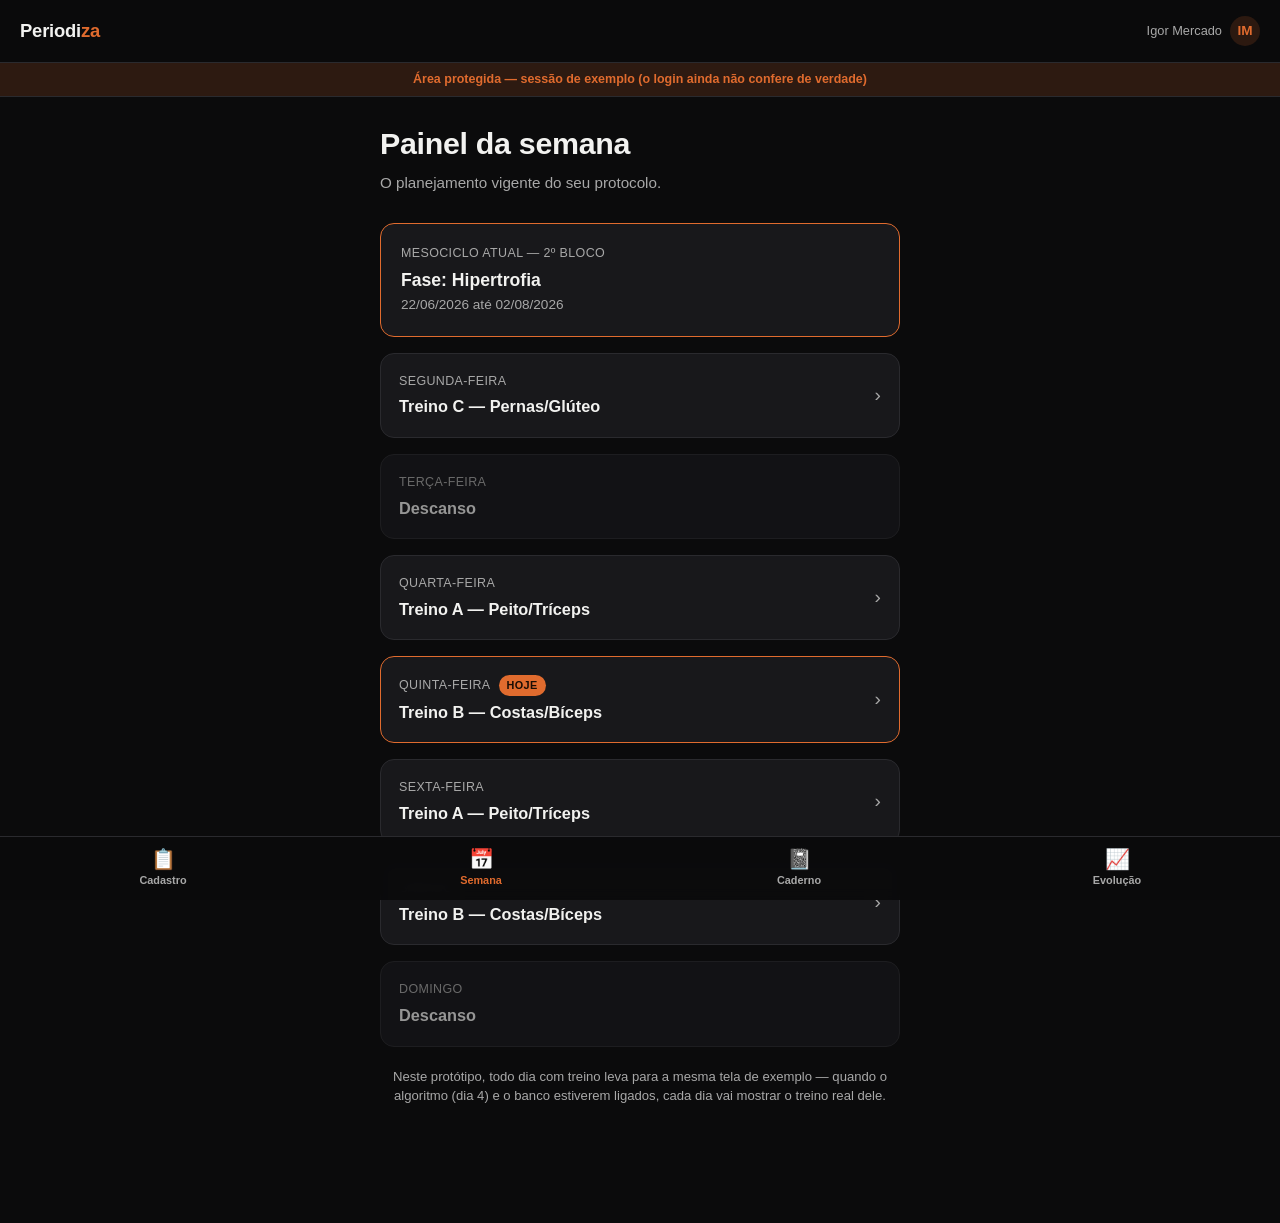
<file: painel-semana.html>
<!DOCTYPE html>
<html lang="pt-BR">
<head>
<meta charset="UTF-8">
<meta name="viewport" content="width=device-width, initial-scale=1.0">
<title>Painel da semana — Periodiza</title>
<link rel="stylesheet" href="estilo.css">
<style>
  .cartao-dia {
    display: flex;
    align-items: center;
    justify-content: space-between;
    gap: 12px;
    text-decoration: none;
    color: var(--texto);
  }

  .cartao-dia.descanso {
    opacity: 0.6;
  }

  .info-dia .dia-semana {
    font-size: 0.78rem;
    color: var(--texto-mudo);
    text-transform: uppercase;
    letter-spacing: 0.03em;
    display: flex;
    align-items: center;
    gap: 8px;
  }

  .info-dia .nome-treino-dia {
    font-weight: 700;
    font-size: 1.02rem;
    margin-top: 4px;
  }

  .tag-hoje {
    background: var(--acento);
    color: #1a0d05;
    font-size: 0.68rem;
    font-weight: 700;
    padding: 2px 8px;
    border-radius: 999px;
  }

  .seta {
    color: var(--texto-mudo);
    font-size: 1.2rem;
  }

  a.cartao-dia:hover {
    border-color: var(--acento);
  }
</style>
</head>
<body>

  <header class="topbar">
    <a href="cadastro-inicial.html" class="marca">Periodi<span>za</span></a>
    <div class="badge-sessao">
      Igor Mercado
      <span class="avatar">IM</span>
    </div>
  </header>
  <div class="faixa-prototipo">Área protegida — sessão de exemplo (o login ainda não confere de verdade)</div>

  <main class="tela">
    <h1 class="titulo-tela">Painel da semana</h1>
    <p class="subtitulo-tela">O planejamento vigente do seu protocolo.</p>

    <div class="cartao-destaque">
      <div class="mudo" style="font-size:0.78rem; text-transform:uppercase; letter-spacing:0.03em;">Mesociclo atual — 2º bloco</div>
      <div style="font-weight:700; font-size:1.1rem; margin-top:4px;">Fase: Hipertrofia</div>
      <div class="mudo" style="font-size:0.85rem; margin-top:2px;">22/06/2026 até 02/08/2026</div>
    </div>

    <a href="treino-do-dia.html" class="cartao cartao-dia">
      <div class="info-dia">
        <div class="dia-semana">Segunda-feira</div>
        <div class="nome-treino-dia">Treino C — Pernas/Glúteo</div>
      </div>
      <span class="seta">›</span>
    </a>

    <div class="cartao cartao-dia descanso">
      <div class="info-dia">
        <div class="dia-semana">Terça-feira</div>
        <div class="nome-treino-dia">Descanso</div>
      </div>
    </div>

    <a href="treino-do-dia.html" class="cartao cartao-dia">
      <div class="info-dia">
        <div class="dia-semana">Quarta-feira</div>
        <div class="nome-treino-dia">Treino A — Peito/Tríceps</div>
      </div>
      <span class="seta">›</span>
    </a>

    <a href="treino-do-dia.html" class="cartao cartao-dia" style="border-color:var(--acento);">
      <div class="info-dia">
        <div class="dia-semana">Quinta-feira <span class="tag-hoje">HOJE</span></div>
        <div class="nome-treino-dia">Treino B — Costas/Bíceps</div>
      </div>
      <span class="seta">›</span>
    </a>

    <a href="treino-do-dia.html" class="cartao cartao-dia">
      <div class="info-dia">
        <div class="dia-semana">Sexta-feira</div>
        <div class="nome-treino-dia">Treino A — Peito/Tríceps</div>
      </div>
      <span class="seta">›</span>
    </a>

    <a href="treino-do-dia.html" class="cartao cartao-dia">
      <div class="info-dia">
        <div class="dia-semana">Sábado</div>
        <div class="nome-treino-dia">Treino B — Costas/Bíceps</div>
      </div>
      <span class="seta">›</span>
    </a>

    <div class="cartao cartao-dia descanso">
      <div class="info-dia">
        <div class="dia-semana">Domingo</div>
        <div class="nome-treino-dia">Descanso</div>
      </div>
    </div>

    <p class="mudo" style="font-size:0.82rem; text-align:center; margin-top:20px;">
      Neste protótipo, todo dia com treino leva para a mesma tela de exemplo —
      quando o algoritmo (dia 4) e o banco estiverem ligados, cada dia vai
      mostrar o treino real dele.
    </p>
  </main>

  <nav class="bottomnav">
    <a href="cadastro-inicial.html"><span class="icone">📋</span>Cadastro</a>
    <a href="painel-semana.html" class="ativo"><span class="icone">📅</span>Semana</a>
    <a href="caderno-treinos.html"><span class="icone">📓</span>Caderno</a>
    <a href="evolucao.html"><span class="icone">📈</span>Evolução</a>
  </nav>

</body>
</html>
</file>
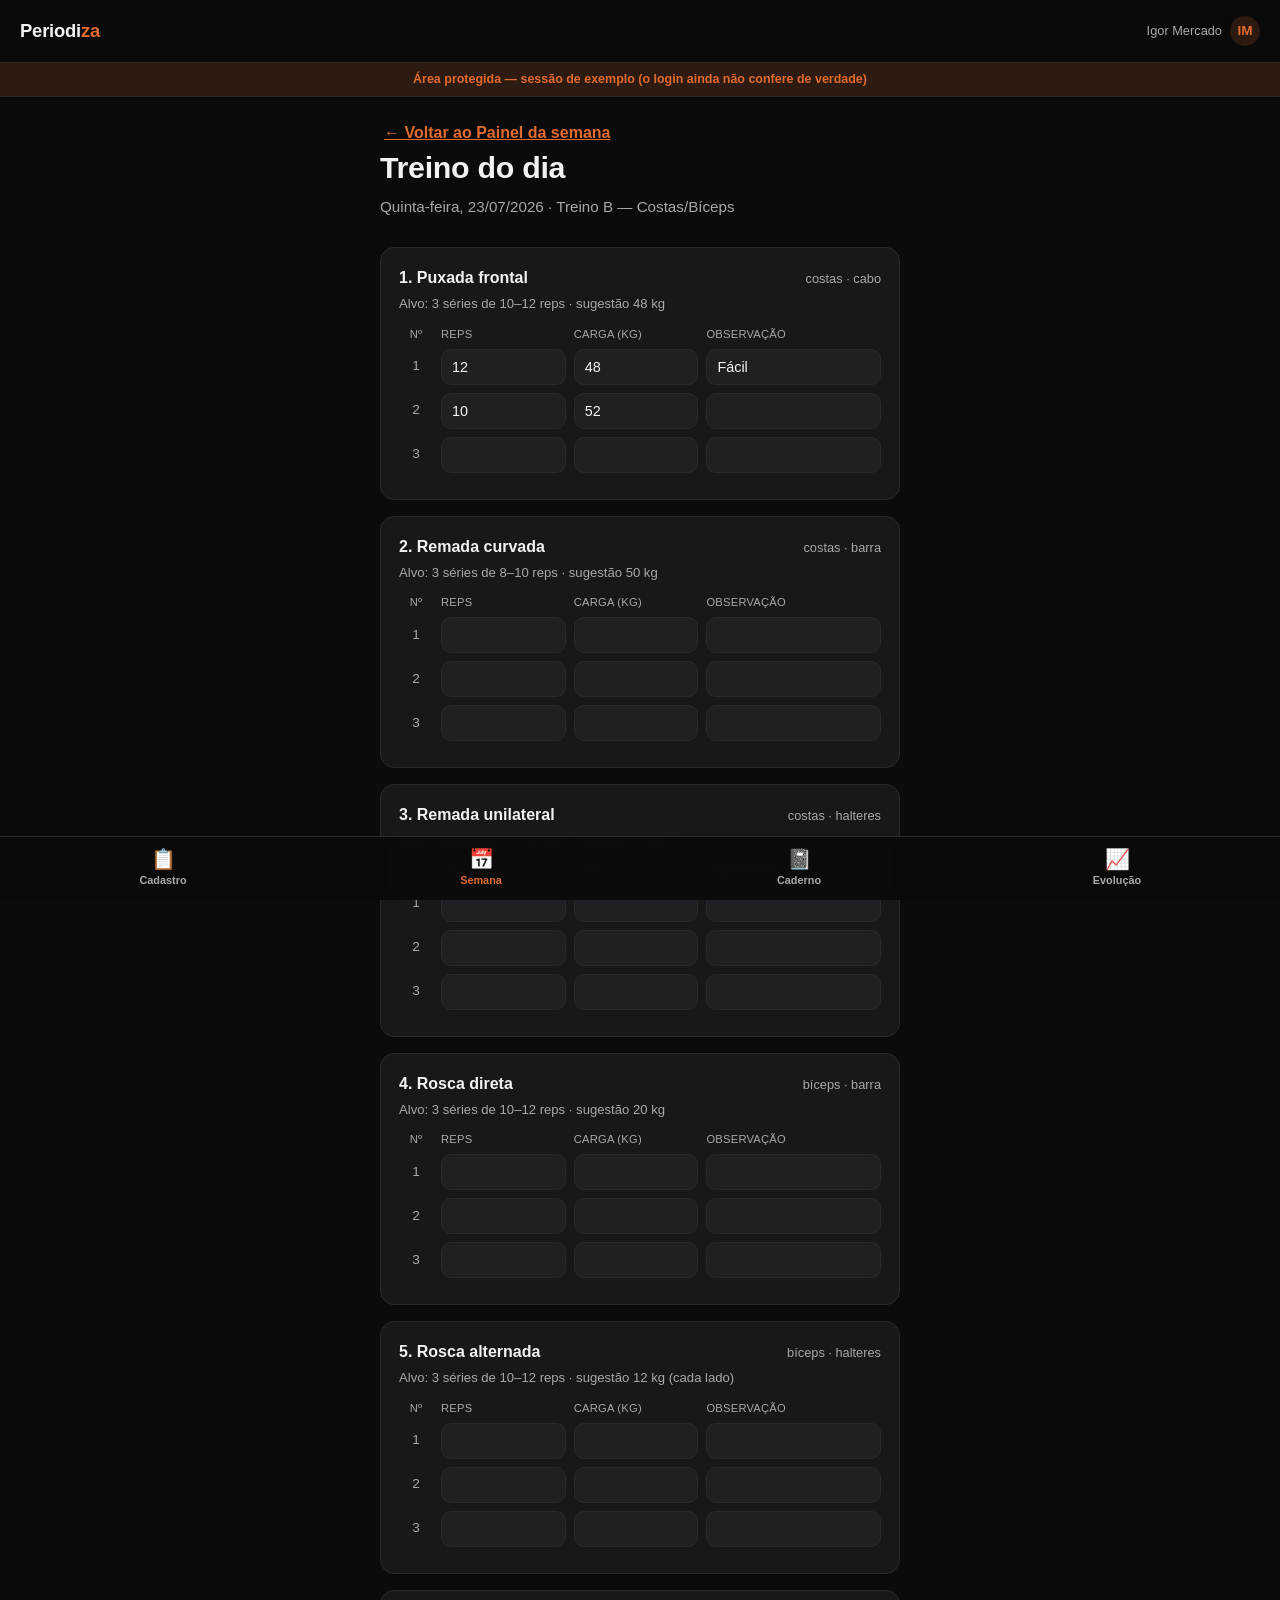
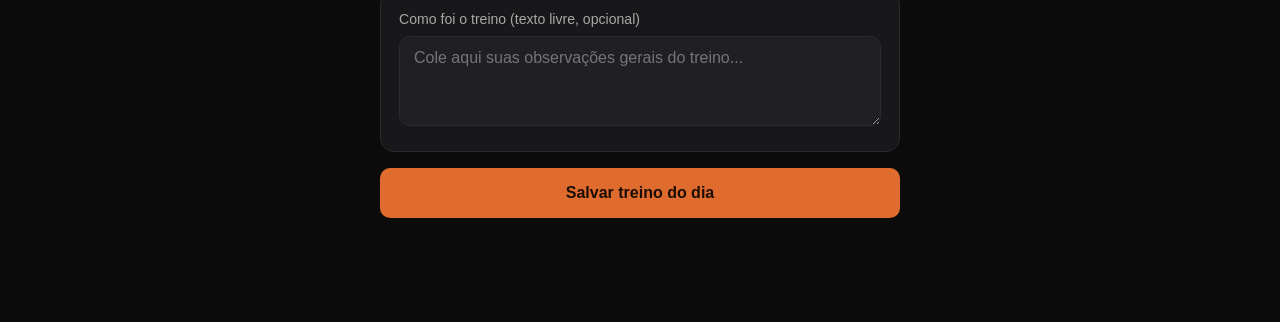
<file: treino-do-dia.html>
<!DOCTYPE html>
<html lang="pt-BR">
<head>
<meta charset="UTF-8">
<meta name="viewport" content="width=device-width, initial-scale=1.0">
<title>Treino do dia — Periodiza</title>
<link rel="stylesheet" href="estilo.css">
<style>
  .exercicio-planejado {
    margin-bottom: 16px;
  }

  .cabecalho-exercicio {
    display: flex;
    align-items: baseline;
    justify-content: space-between;
    gap: 10px;
    margin-bottom: 4px;
  }

  .cabecalho-exercicio .nome {
    font-weight: 700;
    font-size: 1rem;
  }

  .cabecalho-exercicio .ordem {
    color: var(--texto-mudo);
    font-size: 0.8rem;
  }

  .alvo-exercicio {
    color: var(--texto-mudo);
    font-size: 0.82rem;
    margin-bottom: 12px;
  }

  .linha-serie-lancamento {
    display: grid;
    grid-template-columns: 34px 1fr 1fr 1.4fr;
    gap: 8px;
    align-items: center;
    margin-bottom: 8px;
  }

  .linha-serie-lancamento .num {
    color: var(--texto-mudo);
    font-size: 0.85rem;
    text-align: center;
  }

  .linha-serie-lancamento input {
    padding: 9px 10px;
    font-size: 0.9rem;
  }

  .cabecalho-colunas {
    display: grid;
    grid-template-columns: 34px 1fr 1fr 1.4fr;
    gap: 8px;
    font-size: 0.7rem;
    color: var(--texto-mudo);
    text-transform: uppercase;
    letter-spacing: 0.02em;
    margin-bottom: 6px;
  }

  .cabecalho-colunas span:first-child {
    text-align: center;
  }
</style>
</head>
<body>

  <header class="topbar">
    <a href="cadastro-inicial.html" class="marca">Periodi<span>za</span></a>
    <div class="badge-sessao">
      Igor Mercado
      <span class="avatar">IM</span>
    </div>
  </header>
  <div class="faixa-prototipo">Área protegida — sessão de exemplo (o login ainda não confere de verdade)</div>

  <main class="tela">
    <a href="painel-semana.html" class="btn-texto">← Voltar ao Painel da semana</a>
    <h1 class="titulo-tela espaco-topo">Treino do dia</h1>
    <p class="subtitulo-tela">Quinta-feira, 23/07/2026 · Treino B — Costas/Bíceps</p>

    <form onsubmit="return mostrarAvisoSalvar(event)">

      <div class="cartao exercicio-planejado">
        <div class="cabecalho-exercicio">
          <span class="nome">1. Puxada frontal</span>
          <span class="ordem">costas · cabo</span>
        </div>
        <div class="alvo-exercicio">Alvo: 3 séries de 10–12 reps · sugestão 48 kg</div>
        <div class="cabecalho-colunas"><span>Nº</span><span>Reps</span><span>Carga (kg)</span><span>Observação</span></div>
        <div class="linha-serie-lancamento"><span class="num">1</span><input type="number" value="12"><input type="number" value="48"><input type="text" value="Fácil"></div>
        <div class="linha-serie-lancamento"><span class="num">2</span><input type="number" value="10"><input type="number" value="52"><input type="text" value=""></div>
        <div class="linha-serie-lancamento"><span class="num">3</span><input type="number" value=""><input type="number" value=""><input type="text" value=""></div>
      </div>

      <div class="cartao exercicio-planejado">
        <div class="cabecalho-exercicio">
          <span class="nome">2. Remada curvada</span>
          <span class="ordem">costas · barra</span>
        </div>
        <div class="alvo-exercicio">Alvo: 3 séries de 8–10 reps · sugestão 50 kg</div>
        <div class="cabecalho-colunas"><span>Nº</span><span>Reps</span><span>Carga (kg)</span><span>Observação</span></div>
        <div class="linha-serie-lancamento"><span class="num">1</span><input type="number" value=""><input type="number" value=""><input type="text" value=""></div>
        <div class="linha-serie-lancamento"><span class="num">2</span><input type="number" value=""><input type="number" value=""><input type="text" value=""></div>
        <div class="linha-serie-lancamento"><span class="num">3</span><input type="number" value=""><input type="number" value=""><input type="text" value=""></div>
      </div>

      <div class="cartao exercicio-planejado">
        <div class="cabecalho-exercicio">
          <span class="nome">3. Remada unilateral</span>
          <span class="ordem">costas · halteres</span>
        </div>
        <div class="alvo-exercicio">Alvo: 3 séries de 10–12 reps · sugestão 22 kg</div>
        <div class="cabecalho-colunas"><span>Nº</span><span>Reps</span><span>Carga (kg)</span><span>Observação</span></div>
        <div class="linha-serie-lancamento"><span class="num">1</span><input type="number" value=""><input type="number" value=""><input type="text" value=""></div>
        <div class="linha-serie-lancamento"><span class="num">2</span><input type="number" value=""><input type="number" value=""><input type="text" value=""></div>
        <div class="linha-serie-lancamento"><span class="num">3</span><input type="number" value=""><input type="number" value=""><input type="text" value=""></div>
      </div>

      <div class="cartao exercicio-planejado">
        <div class="cabecalho-exercicio">
          <span class="nome">4. Rosca direta</span>
          <span class="ordem">bíceps · barra</span>
        </div>
        <div class="alvo-exercicio">Alvo: 3 séries de 10–12 reps · sugestão 20 kg</div>
        <div class="cabecalho-colunas"><span>Nº</span><span>Reps</span><span>Carga (kg)</span><span>Observação</span></div>
        <div class="linha-serie-lancamento"><span class="num">1</span><input type="number" value=""><input type="number" value=""><input type="text" value=""></div>
        <div class="linha-serie-lancamento"><span class="num">2</span><input type="number" value=""><input type="number" value=""><input type="text" value=""></div>
        <div class="linha-serie-lancamento"><span class="num">3</span><input type="number" value=""><input type="number" value=""><input type="text" value=""></div>
      </div>

      <div class="cartao exercicio-planejado">
        <div class="cabecalho-exercicio">
          <span class="nome">5. Rosca alternada</span>
          <span class="ordem">bíceps · halteres</span>
        </div>
        <div class="alvo-exercicio">Alvo: 3 séries de 10–12 reps · sugestão 12 kg (cada lado)</div>
        <div class="cabecalho-colunas"><span>Nº</span><span>Reps</span><span>Carga (kg)</span><span>Observação</span></div>
        <div class="linha-serie-lancamento"><span class="num">1</span><input type="number" value=""><input type="number" value=""><input type="text" value=""></div>
        <div class="linha-serie-lancamento"><span class="num">2</span><input type="number" value=""><input type="number" value=""><input type="text" value=""></div>
        <div class="linha-serie-lancamento"><span class="num">3</span><input type="number" value=""><input type="number" value=""><input type="text" value=""></div>
      </div>

      <div class="cartao">
        <label for="observacao-geral" style="margin-top:0">Como foi o treino (texto livre, opcional)</label>
        <textarea id="observacao-geral" placeholder="Cole aqui suas observações gerais do treino..."></textarea>
      </div>

      <button type="submit" class="btn btn-primario">Salvar treino do dia</button>
      <div class="aviso-futuro" id="aviso-salvar">
        <strong>Ainda é só aparência:</strong> este lançamento não é gravado de
        verdade ainda — isso passa a acontecer quando o banco de dados
        (Supabase) estiver conectado às telas.
      </div>
    </form>
  </main>

  <nav class="bottomnav">
    <a href="cadastro-inicial.html"><span class="icone">📋</span>Cadastro</a>
    <a href="painel-semana.html" class="ativo"><span class="icone">📅</span>Semana</a>
    <a href="caderno-treinos.html"><span class="icone">📓</span>Caderno</a>
    <a href="evolucao.html"><span class="icone">📈</span>Evolução</a>
  </nav>

  <script>
    function mostrarAvisoSalvar(evento) {
      evento.preventDefault();
      document.getElementById('aviso-salvar').classList.add('mostrar');
      return false;
    }
  </script>

</body>
</html>
</file>
<file: estilo.css>
/* Periodiza — folha de estilo compartilhada por todas as telas do protótipo.
   Mobile-first: o layout de uma coluna é o padrão; nada aqui pressupõe tela grande. */

:root {
  --bg: #0b0b0c;
  --bg-elevado: #18181b;
  --bg-elevado-2: #202024;
  --borda: #2a2a2e;
  --texto: #f2f2f0;
  --texto-mudo: #a8a8a8;
  --acento: #e06b2e;
  --acento-fraco: rgba(224, 107, 46, 0.16);
  --sucesso: #4caf82;
  --sucesso-fraco: rgba(76, 175, 130, 0.16);
  --pendente: #d9a441;
  --pendente-fraco: rgba(217, 164, 65, 0.16);
  --raio: 14px;
  --raio-pequeno: 10px;
}

* {
  box-sizing: border-box;
}

html, body {
  margin: 0;
  padding: 0;
}

body {
  background: var(--bg);
  color: var(--texto);
  font-family: -apple-system, BlinkMacSystemFont, "Segoe UI", Roboto, Helvetica, Arial, sans-serif;
  min-height: 100svh;
  line-height: 1.5;
}

a {
  color: inherit;
}

/* ---------- Barra do topo ---------- */

.topbar {
  position: sticky;
  top: 0;
  z-index: 10;
  display: flex;
  align-items: center;
  justify-content: space-between;
  gap: 12px;
  padding: 16px 20px;
  background: rgba(11, 11, 12, 0.92);
  backdrop-filter: blur(6px);
  border-bottom: 1px solid var(--borda);
}

.topbar .marca {
  font-size: 1.15rem;
  font-weight: 700;
  letter-spacing: -0.01em;
  text-decoration: none;
  color: var(--texto);
}

.topbar .marca span {
  color: var(--acento);
}

.topbar .acoes-publicas {
  display: flex;
  gap: 10px;
}

.topbar .badge-sessao {
  display: flex;
  align-items: center;
  gap: 8px;
  font-size: 0.8rem;
  color: var(--texto-mudo);
}

.topbar .avatar {
  width: 30px;
  height: 30px;
  border-radius: 50%;
  background: var(--acento-fraco);
  color: var(--acento);
  display: flex;
  align-items: center;
  justify-content: center;
  font-weight: 700;
  font-size: 0.85rem;
  flex-shrink: 0;
}

/* Faixa que deixa claro que a área é protegida e que o login ainda é fachada */
.faixa-prototipo {
  background: var(--acento-fraco);
  color: var(--acento);
  font-size: 0.78rem;
  font-weight: 600;
  text-align: center;
  padding: 7px 16px;
  border-bottom: 1px solid var(--borda);
}

/* ---------- Conteúdo ---------- */

main.tela {
  max-width: 560px;
  margin: 0 auto;
  padding: 24px 20px 104px;
}

main.tela.centralizada {
  min-height: calc(100svh - 58px);
  display: flex;
  align-items: center;
  justify-content: center;
  padding-top: 32px;
  padding-bottom: 32px;
  text-align: center;
}

h1.titulo-tela {
  font-size: clamp(1.5rem, 6vw, 1.9rem);
  margin: 0 0 6px;
  letter-spacing: -0.01em;
}

p.subtitulo-tela {
  color: var(--texto-mudo);
  margin: 0 0 28px;
  font-size: 0.95rem;
}

/* ---------- Cartões ---------- */

.cartao {
  background: var(--bg-elevado);
  border: 1px solid var(--borda);
  border-radius: var(--raio);
  padding: 18px;
  margin-bottom: 16px;
}

.cartao-destaque {
  background: var(--bg-elevado);
  border: 1px solid var(--acento);
  border-radius: var(--raio);
  padding: 20px;
  margin-bottom: 16px;
}

/* ---------- Botões ---------- */

.btn {
  display: inline-flex;
  align-items: center;
  justify-content: center;
  gap: 8px;
  min-height: 50px;
  padding: 0 20px;
  border-radius: var(--raio-pequeno);
  font-size: 1rem;
  font-weight: 600;
  border: none;
  cursor: pointer;
  text-decoration: none;
  width: 100%;
}

.btn-primario {
  background: var(--acento);
  color: #1a0d05;
}

.btn-secundario {
  background: transparent;
  color: var(--texto);
  border: 1px solid var(--borda);
}

.btn-texto {
  background: transparent;
  color: var(--acento);
  min-height: auto;
  padding: 8px 4px;
  width: auto;
  font-weight: 600;
}

/* ---------- Avisos de função futura ---------- */

.aviso-futuro {
  display: none;
  margin-top: 12px;
  padding: 14px;
  border-radius: var(--raio-pequeno);
  background: var(--pendente-fraco);
  border: 1px dashed var(--pendente);
  color: var(--texto);
  font-size: 0.88rem;
}

.aviso-futuro.mostrar {
  display: block;
}

.aviso-futuro strong {
  color: var(--pendente);
}

/* ---------- Formulários ---------- */

label {
  display: block;
  font-size: 0.88rem;
  color: var(--texto-mudo);
  margin: 18px 0 6px;
}

label:first-of-type {
  margin-top: 0;
}

/* As pílulas de escolha (.chip-checkbox, .opcao-lista) também são <label>,
   mas não são rótulo de campo — não devem herdar o espaçamento acima. */
.chip-checkbox,
.opcao-lista {
  margin: 0;
}

input[type="text"],
input[type="email"],
input[type="password"],
input[type="number"],
input[type="date"],
select,
textarea {
  width: 100%;
  background: var(--bg-elevado-2);
  border: 1px solid var(--borda);
  border-radius: var(--raio-pequeno);
  color: var(--texto);
  padding: 12px 14px;
  font-size: 1rem;
  font-family: inherit;
}

textarea {
  min-height: 90px;
  resize: vertical;
}

.grupo-checkbox {
  display: grid;
  grid-template-columns: repeat(2, 1fr);
  gap: 8px;
}

/* Quando o número de opções é ímpar, a última fica sozinha na fileira
   final — esta classe faz ela ocupar a largura toda em vez de deixar
   um vão vazio ao lado. */
.chip-largura-total {
  grid-column: 1 / -1;
}

.chip-checkbox {
  position: relative;
}

.chip-checkbox input {
  position: absolute;
  opacity: 0;
  inset: 0;
  width: 100%;
  height: 100%;
  cursor: pointer;
  margin: 0;
}

.chip-checkbox span {
  display: flex;
  align-items: center;
  justify-content: center;
  width: 100%;
  height: 100%;
  min-height: 40px;
  padding: 9px 10px;
  border-radius: var(--raio-pequeno);
  border: 1px solid var(--borda);
  font-size: 0.88rem;
  color: var(--texto-mudo);
  text-align: center;
}

/* Lista de opções de largura cheia, empilhadas — usada para escolha única
   com poucas opções (ex: objetivo), onde uma grade de colunas ficaria
   apertada ou desigual. */
.lista-opcoes {
  display: flex;
  flex-direction: column;
  gap: 8px;
}

.opcao-lista {
  position: relative;
}

.opcao-lista input {
  position: absolute;
  opacity: 0;
  inset: 0;
  width: 100%;
  height: 100%;
  cursor: pointer;
  margin: 0;
}

.opcao-lista span {
  display: flex;
  align-items: center;
  width: 100%;
  padding: 13px 16px;
  border-radius: var(--raio-pequeno);
  border: 1px solid var(--borda);
  font-size: 0.95rem;
  color: var(--texto-mudo);
}

.opcao-lista input:checked + span {
  background: var(--acento-fraco);
  border-color: var(--acento);
  color: var(--acento);
  font-weight: 600;
}

.chip-checkbox input:checked + span {
  background: var(--acento-fraco);
  border-color: var(--acento);
  color: var(--acento);
}

/* ---------- Badges de status ---------- */

.status {
  display: inline-flex;
  align-items: center;
  gap: 6px;
  padding: 4px 10px;
  border-radius: 999px;
  font-size: 0.78rem;
  font-weight: 600;
}

.status-concluido {
  background: var(--sucesso-fraco);
  color: var(--sucesso);
}

.status-em_andamento {
  background: var(--pendente-fraco);
  color: var(--pendente);
}

/* ---------- Navegação de baixo (área protegida) ---------- */

.bottomnav {
  position: fixed;
  bottom: 0;
  left: 0;
  right: 0;
  z-index: 10;
  display: flex;
  background: rgba(11, 11, 12, 0.96);
  backdrop-filter: blur(6px);
  border-top: 1px solid var(--borda);
  padding: 6px 4px calc(6px + env(safe-area-inset-bottom));
}

.bottomnav a {
  flex: 1;
  display: flex;
  flex-direction: column;
  align-items: center;
  gap: 3px;
  text-decoration: none;
  color: var(--texto-mudo);
  font-size: 0.68rem;
  font-weight: 600;
  padding: 6px 2px;
  border-radius: var(--raio-pequeno);
}

.bottomnav a .icone {
  font-size: 1.25rem;
  line-height: 1;
}

.bottomnav a.ativo {
  color: var(--acento);
}

/* ---------- Utilidades ---------- */

.mudo {
  color: var(--texto-mudo);
}

.espaco-topo {
  margin-top: 20px;
}
</file>
